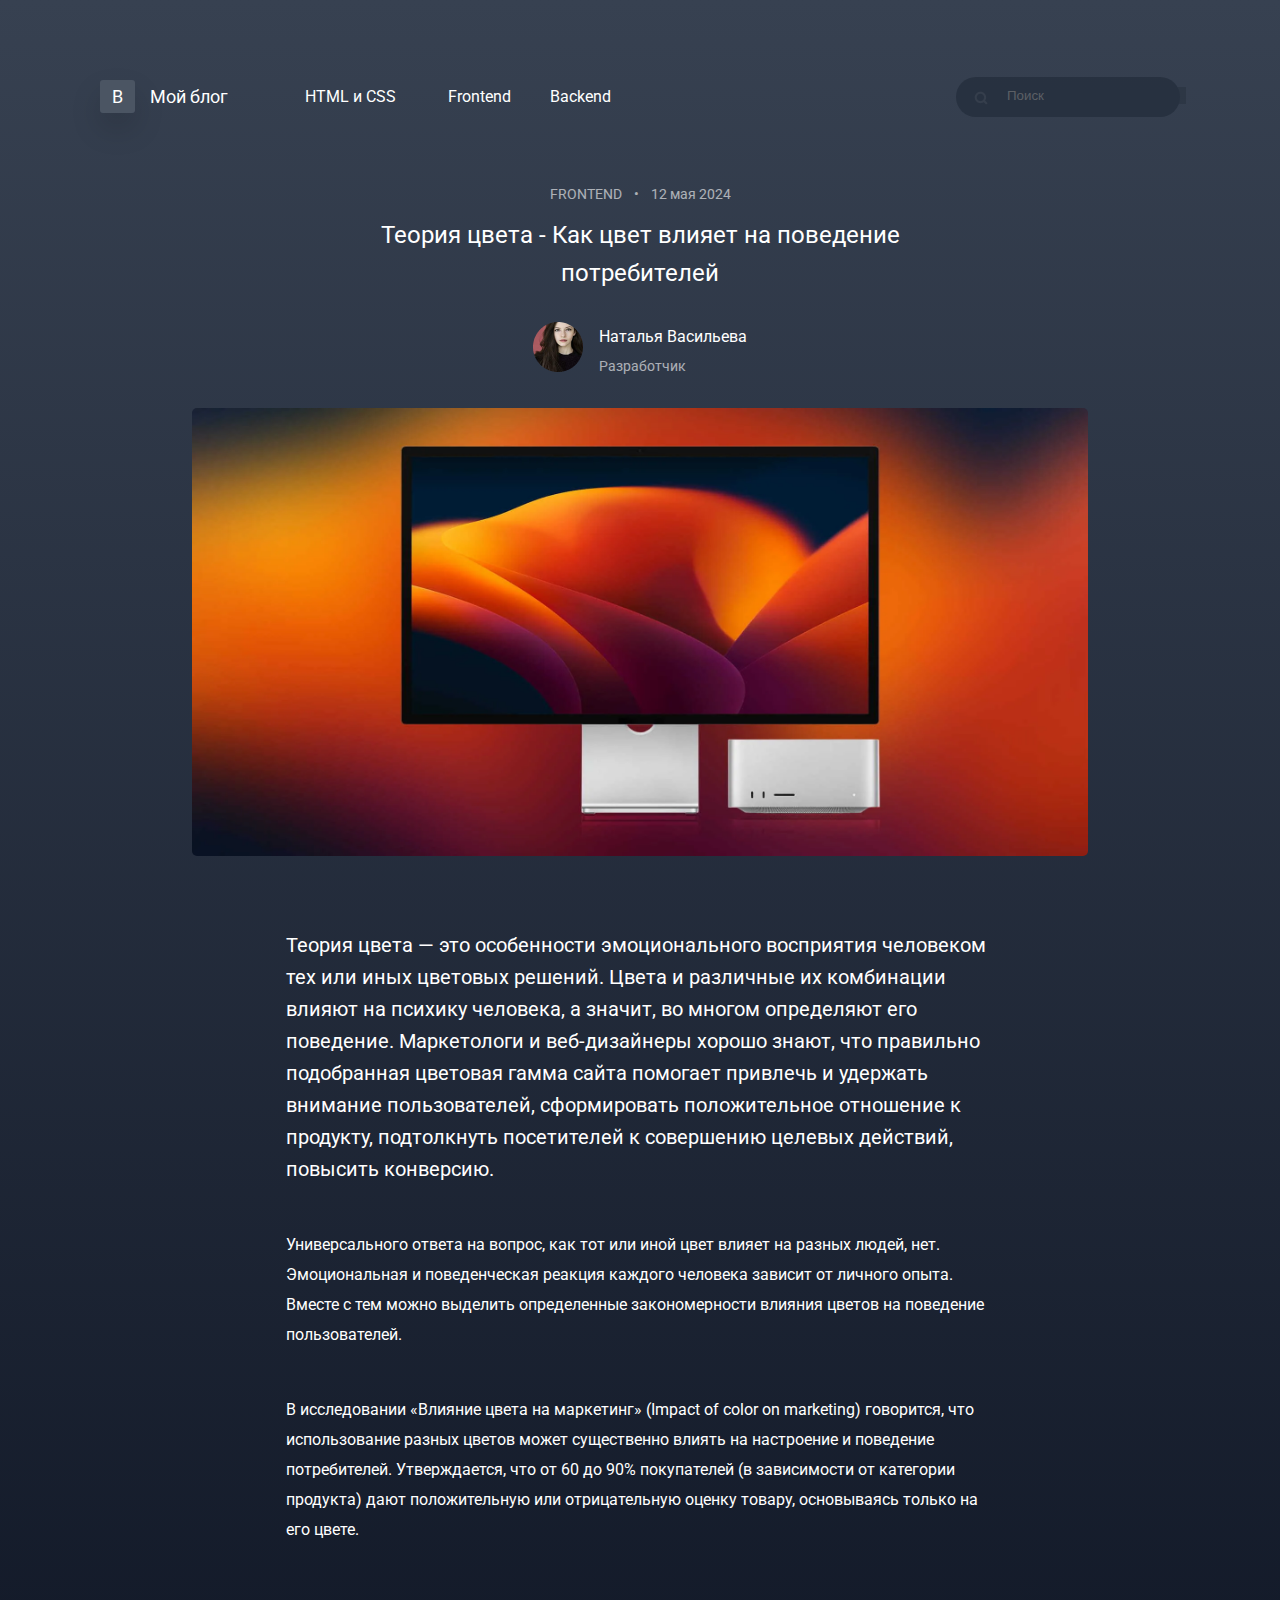
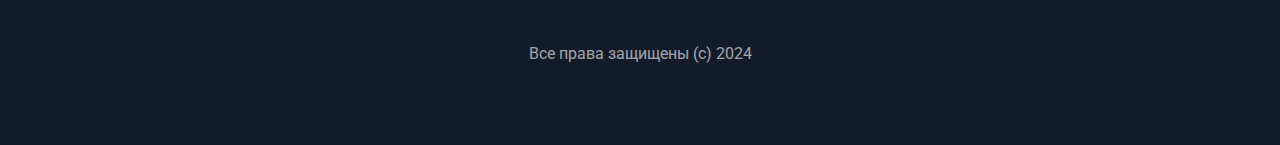
<file: puprle-school/1-Blog/index.html>
<!DOCTYPE html>
<html lang="en">
<head>
    <meta charset="UTF-8">
    <link rel="stylesheet" href="style.css">
    <link rel="preconnect" href="https://fonts.googleapis.com">
<link rel="preconnect" href="https://fonts.gstatic.com" crossorigin>
<link href="https://fonts.googleapis.com/css2?family=Fira+Sans:ital,wght@0,100;0,200;0,300;0,400;0,500;0,600;0,700;0,800;0,900;1,100;1,200;1,300;1,400;1,500;1,600;1,700;1,800;1,900&family=Open+Sans:ital,wght@0,300..800;1,300..800&family=Roboto:ital,wght@0,100;0,300;0,400;0,500;0,700;0,900;1,100;1,300;1,400;1,500;1,700;1,900&display=swap" rel="stylesheet">
    <title><Блог-1></title>
</head>
<body>
    <header>
        
            <a href="#">
                <span class="my-blog-pic">B</span>
                <span class="my-blog">Мой блог</span>
            </a>
        

            <nav>
                <ul class="header-list">
                    <li>
                        <a href="#">HTML и CSS</a>
                    </li>
                    <li>
                        <a href="#">Frontend</a>
                    </li>
                    <li>
                        <a href="#">Backend</a>
                    </li>
                </ul>
            
            </nav>

            <div class="form-search">
                <form>
                    <input type="search" placeholder="Поиск" id="search" name="search">
                </form>
                <label for="search"><img src="search.png" alt="иконка поиска" class="search-img"></label>
            </div>

        </>
    </header>

    <main>

        
        <p class="title-p"><span>FRONTEND</span> <span>&#149;</span> <span>12 мая 2024</span></p>
        <h1>Теория цвета - Как цвет влияет на поведение потребителей</h1>

        <div class="avatar-container">
            <div class="avatar-con">
                <img src="Ellipse 1.png" alt="Аватарка автора" class="ava-photo">
            </div>
            <div class="avatar-text">
                <p class="avatar-title1">Наталья Васильева</p>
                <p class="avatar-title2">Разработчик</p>
            </div>

        </div>




        <div class="img-container">
            <img src="./4f3f91ff718dae25d01f84692996a2cd.png" width="896" alt="Imac - теория цвета">
        </div>
        
        <article>
            <p class="text-1">Теория цвета — это особенности эмоционального восприятия человеком тех или иных цветовых решений. Цвета и различные их комбинации влияют на психику человека, а значит, во многом определяют его поведение. Маркетологи и веб-дизайнеры хорошо знают, что правильно подобранная цветовая гамма сайта помогает привлечь и удержать внимание пользователей, сформировать положительное отношение к продукту, подтолкнуть посетителей к совершению целевых действий, повысить конверсию.</p>
        
            <p class="text-2">Универсального ответа на вопрос, как тот или иной цвет влияет на разных людей, нет. Эмоциональная и поведенческая реакция каждого человека зависит от личного опыта. Вместе с тем можно выделить определенные закономерности влияния цветов на поведение пользователей.</p>
        
            <p class="text-2">В исследовании «Влияние цвета на маркетинг» (Impact of color on marketing) говорится, что использование разных цветов может существенно влиять на настроение и поведение потребителей. Утверждается, что от 60 до 90% покупателей (в зависимости от категории продукта) дают положительную или отрицательную оценку товару, основываясь только на его цвете.</p>
        </article>
    </main>

    <footer>
        <p>Все права защищены (c) 2024</p>
    </footer>
        
</html>
</file>
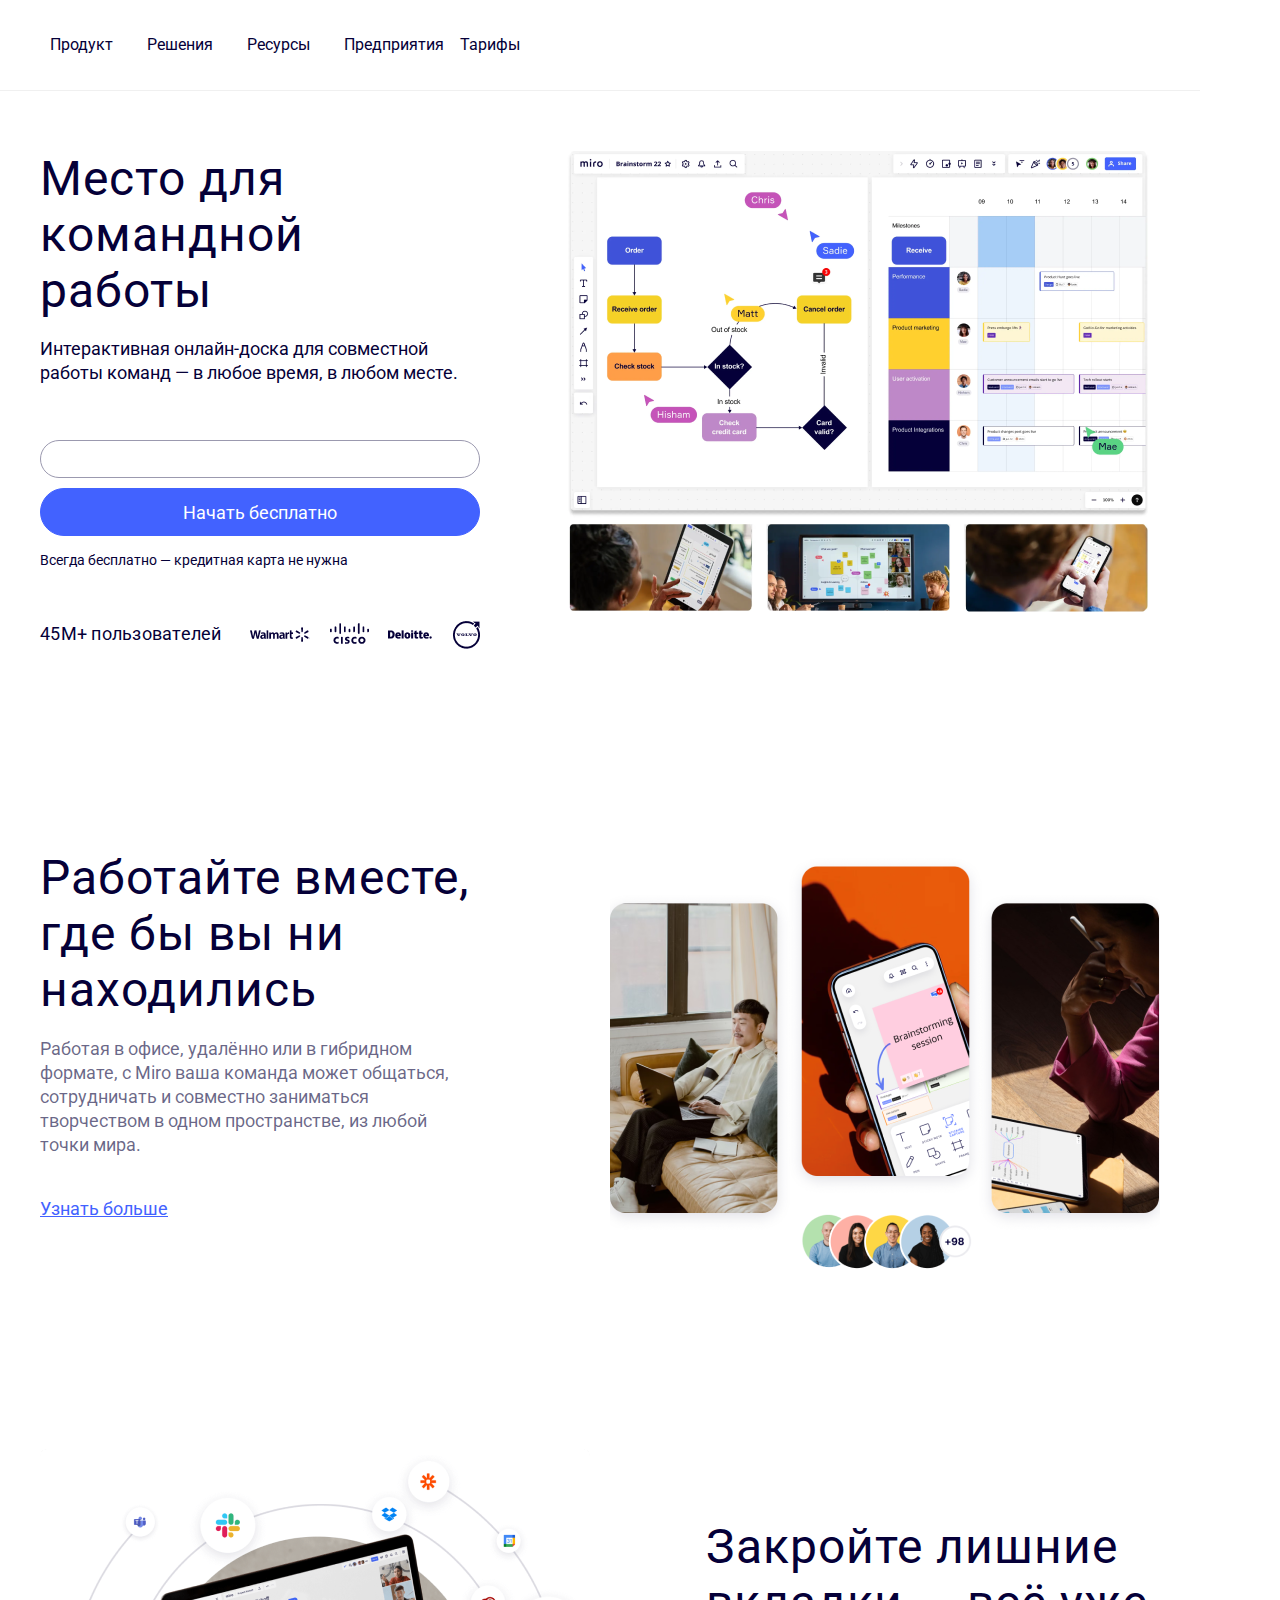
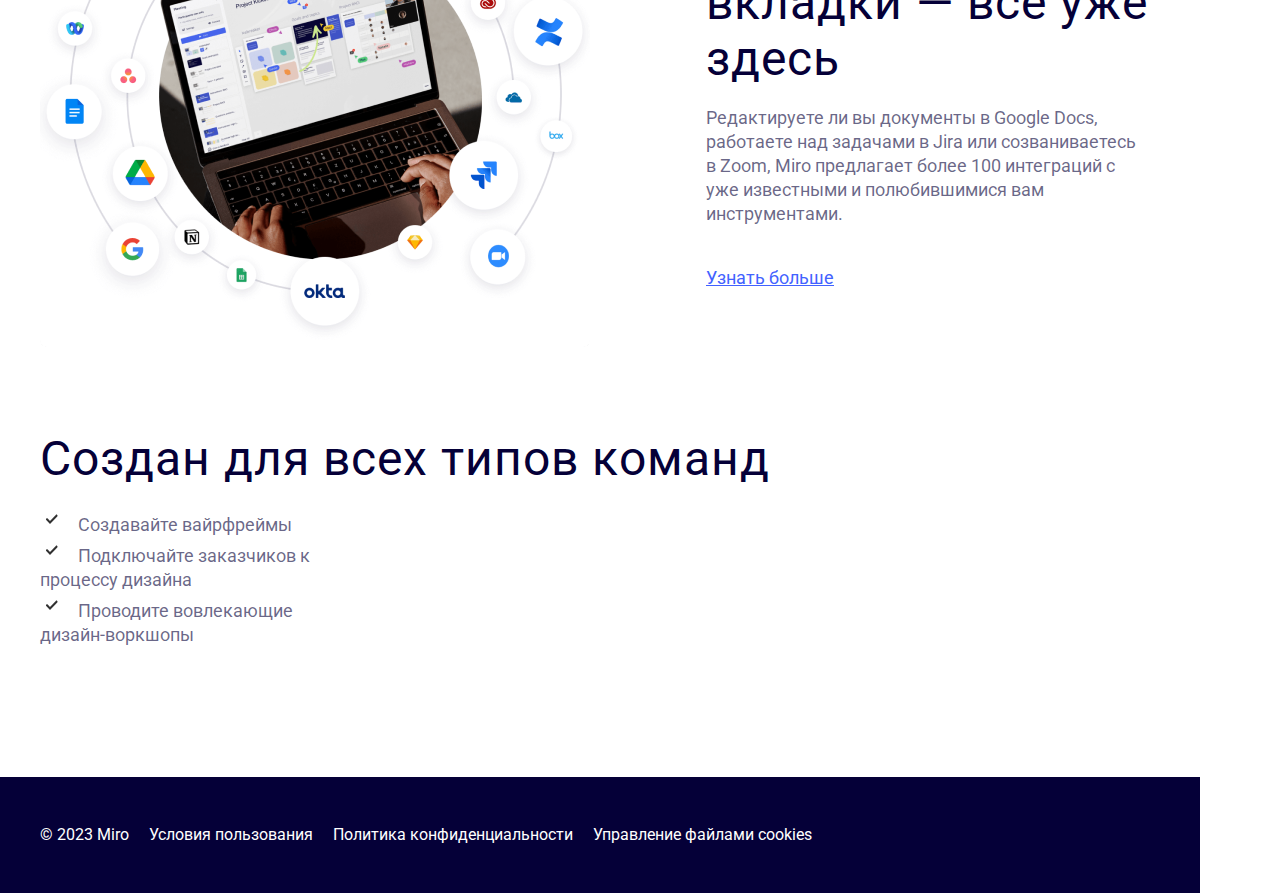
<file: puprle-school/2-Miro/index.html>
<!DOCTYPE html>
<html lang="en">
<head>
    <meta charset="UTF-8">
    <link rel="stylesheet" href="style.css">
    <title>Document</title>
    <link rel="preconnect" href="https://fonts.googleapis.com">
<link rel="preconnect" href="https://fonts.gstatic.com" crossorigin>
<link href="https://fonts.googleapis.com/css2?family=Roboto:ital,wght@0,100;0,300;0,400;0,500;0,700;0,900;1,100;1,300;1,400;1,500;1,700;1,900&display=swap" rel="stylesheet">
</head>
<body>
    <header> 
        <nav>
            <ul>
                <li><a href="#">Продукт</a></li>
                <li><a href="#">Решения</a></li>
                <li><a href="#">Ресурсы</a></li>
                <li><a href="#">Предприятия</a></li>
                <li><a href="#">Тарифы</a></li>
            </ul>
        </nav>
    </header>

<main>
    <section class="section-1">
        
        <div class="column-1">
            <h1>Место для командной работы</h1>

            <p class="hero-text">Интерактивная онлайн-доска для совместной работы команд — в любое время, в любом месте.</p>

        <div>
            <div class="form-inputs">
            <form action="/test" method="get" class="heroForm">
            <input type="email" name="email" class="email">
            <input type="submit" value="Начать бесплатно" class="button">
            </form>
            </div>

            <p class="promo"><a href="#">Всегда бесплатно — кредитная карта не нужна</a></p>


            <div class="promo-form">
            <a href="#">45M+ пользователей</a>
                <div class="promo-form2">
                <img src="IMAGE-3.png" alt="Walmart">
                <img src="IMAGE-4.png" alt="CISCO">
                <img src="IMAGE-5.png" alt="Deloitte">
                <img src="IMAGE-6.png" alt="Volvo">
                </div>
            </div>
        </div>
        </div>

        <div>
            <img src="headerimage-without-text 1.png" alt="Доска Миро">
        </div>
    </section>
        
    <section class="section-2">
        <div class="section2-flex">
            <h2>Работайте вместе, где бы вы ни находились</h2>

            <p class="p-section-text">Работая в офисе, удалённо или в гибридном формате, с Miro ваша команда может общаться, сотрудничать и совместно заниматься творчеством в одном пространстве, из любой точки мира.</p>

            <p><a href="#">Узнать больше</a></p>
        </div>

        <div>
            <img src="IMAGE.png" alt="Совместная работа">
        </div>
    </section>

    <section class="section-3">
        <div class="section3-flex">
            <h2>Закройте лишние вкладки — всё уже здесь</h2>
            <p class="p-section-text">Редактируете ли вы документы в Google Docs, работаете над задачами в Jira или созваниваетесь в Zoom, Miro предлагает более 100 интеграций с уже известными и полюбившимися вам инструментами.</p>
            <p><a href="#">Узнать больше</a></p>
        </div>
        <div>
            <img src="IMAGE-2.png" alt="Сервисы внутри Миро" width="550" height="498">
        </div>
    </section>

    <section class="section-4">
        <h2 class="section4-title">Создан для всех типов команд</h2>
        <ul class="section-list">
            <li>Создавайте вайрфреймы</li>
            <li>Подключайте заказчиков к процессу дизайна</li>
            <li>Проводите вовлекающие дизайн-воркшопы</li>
        </ul>
        

    </section>
</main>


    <footer>
        
            <ul class="footer-list">
                <li>&copy; 2023 Miro</li>
                <li><a href="#">Условия пользования</a></li>
                <li><a href="#">Политика конфиденциальности</a></li>
                <li><a href="#">Управление файлами cookies</a></li>
            </ul>
        
    </footer>
</body>
</html>
</file>
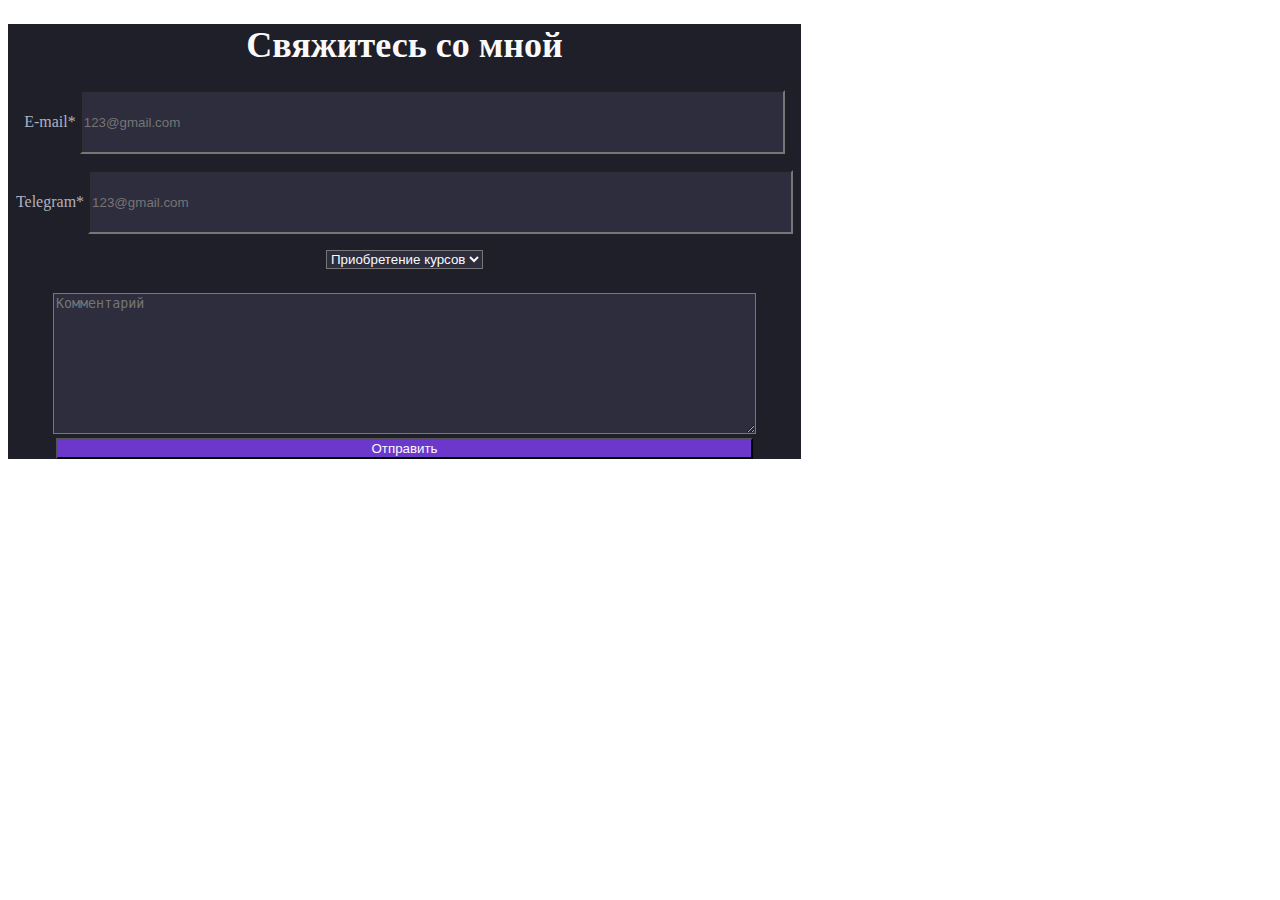
<file: puprle-school/4-Форма контактов/index.html>
<!DOCTYPE html>
<html lang="en">
<head>
    <meta charset="UTF-8">
    <meta name="viewport" content="width=device-width, initial-scale=1.0">
    <link rel="stylesheet" href="style.css">
    <title>Форма контактов</title>
</head>
<body>
    <section class="form">
    
        <h1>Свяжитесь со мной</h1>
    <form action="/test" class="form-test">
        <div>
        <label for="email">E-mail*</label>
        <input type="email" name="email" id="email" placeholder="123@gmail.com" required`>
        </div>
        <div>
        <label for="telegram">Telegram*</label>
        <input type="email" name="telegram" id="telegram" placeholder="123@gmail.com">
        </div>
        <div>
        <select class="options">
            <option selected>Приобретение курсов</option>
        </select>
        </div>
        
        <textarea placeholder="Комментарий" cols="10" rows="6"></textarea>
    
        <div><button>Отправить</button></div>
    
    </form>
    </section>
</body>
</html>
</file>
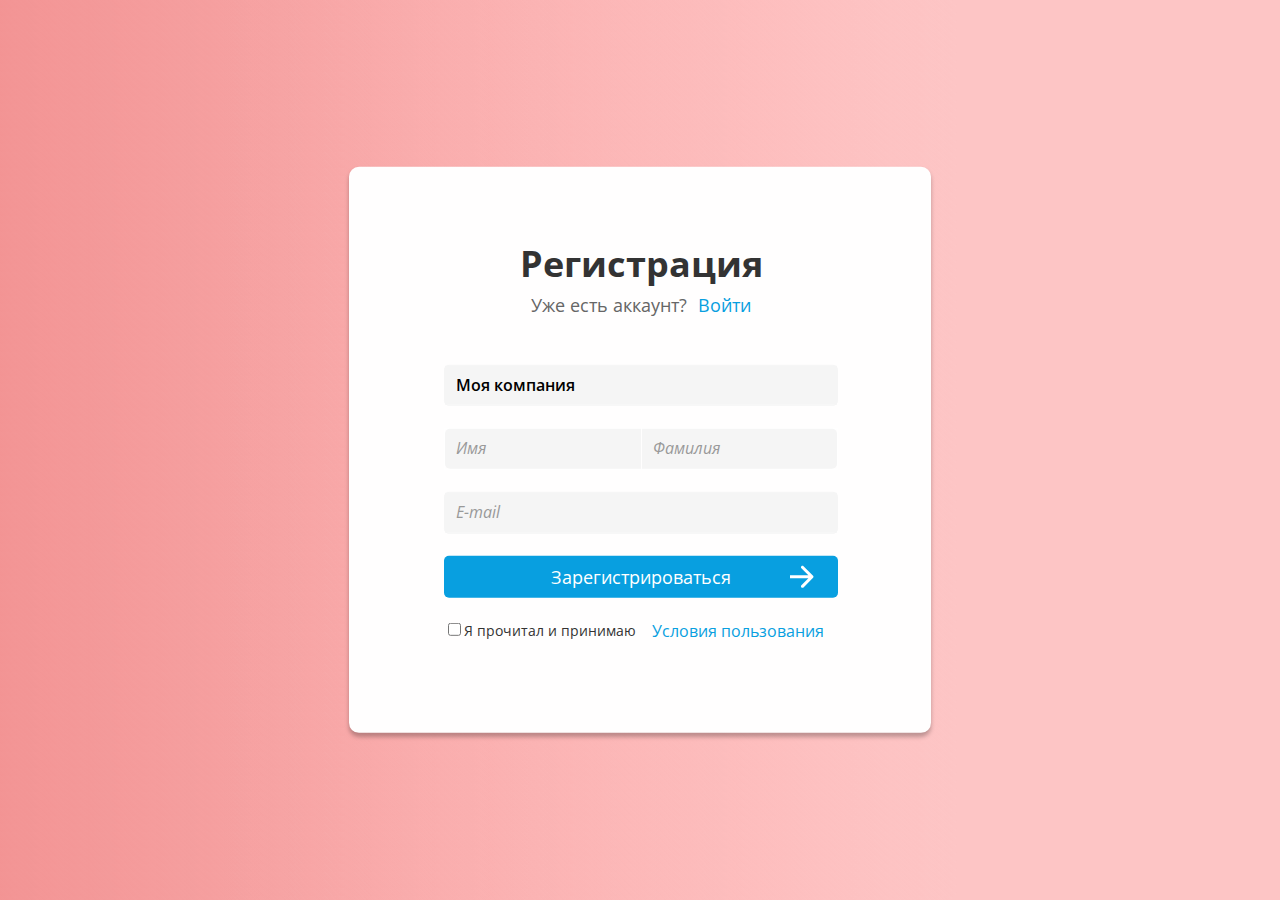
<file: puprle-school/2-Form/form.html>
<!DOCTYPE html>
<html lang="en">
<head>
    <meta charset="UTF-8">
    <link rel="preconnect" href="https://fonts.googleapis.com">
    <link rel="preconnect" href="https://fonts.gstatic.com" crossorigin>
    <link href="https://fonts.googleapis.com/css2?family=Open+Sans:ital,wght@0,300..800;1,300..800&display=swap" rel="stylesheet">
    <link rel="stylesheet" href="style.css">
    <title>Формы</title>
</head>
<body>
    <section class="form">
        <form action="/test">
            <div class="start-reg">
                <h1>Регистрация</h1>
                <p class="enter">Уже есть аккаунт? <a href="#">Войти</a></p>
            </div>

            <div class="flex-form">
                <div class="company">
                    <input type="text" name="my_company" value="Моя компания">
                </div>

                <div class="name-total">
                    <input type="text" placeholder="Имя" name="name">
                    <input type="text" placeholder="Фамилия" name="surname">
                </div>
        
            <div class="email">
                <input type="email" placeholder="E-mail" name="email">
            </div>

            <div class="button-div">
                <button>
                    Зарегистрироваться <img src="Arrow 1.svg" alt="изображение стрелки" class="arrow">
                </button>

                
            </div>

            

            <p class="agreement">
                <label>
                    <input type="checkbox" name="agreement">Я прочитал и принимаю 
                </label>
                <a href="#">Условия пользования</a>
            </p>
        </div>
        </form>
    </section>
</body>
</html>
</file>
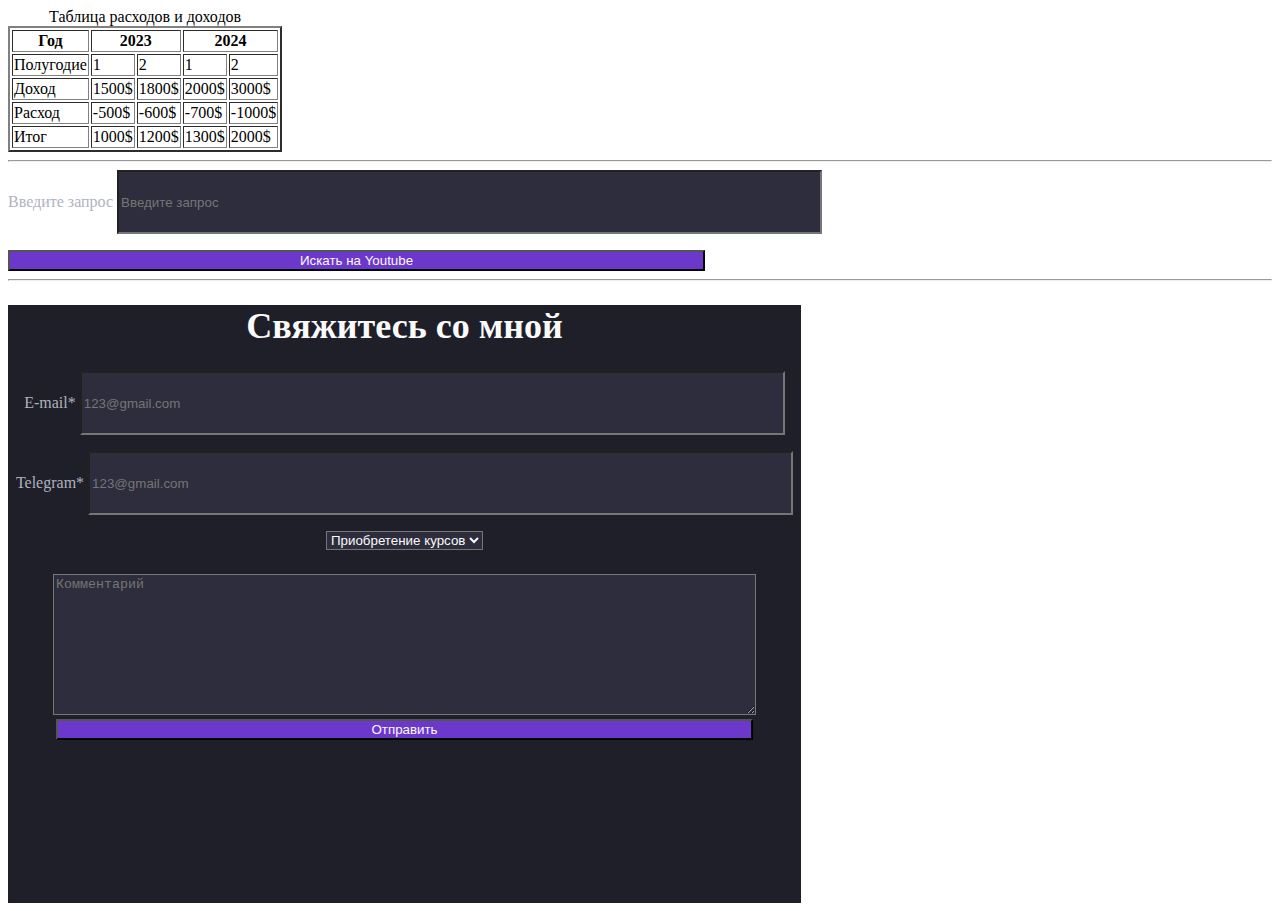
<file: puprle-school/3-First table/table.html>
<!DOCTYPE html>
<html lang="en">
<head>
    <meta charset="UTF-8">
    <meta name="viewport" content="width=device-width, initial-scale=1.0">
    <title>Таблица доходов и расходов</title>
    <link rel="stylesheet" href="style.css">
</head>
<body>
    <table border="2px solid black">
        <caption>Таблица расходов и доходов</caption>
        <thead>
            <tr>
                <th colspan="2">Год</th>
                <th colspan="2">2023</th>
                <th colspan="2">2024</th>
            </tr>
        
        <tr>
            <td colspan="2">Полугодие</td>
            <td>1</td>
            <td>2</td>
            <td>1</td>
            <td>2</td>
        </tr>

        </thead>

        <tbody>

        <tr>
            <td colspan="2">Доход</td>
            <td>1500$</td>
            <td>1800$</td>
            <td>2000$</td>
            <td>3000$</td>
        </tr>

        <tr>
            <td colspan="2">Расход</td>
            <td>-500$</td>
            <td>-600$</td>
            <td>-700$</td>
            <td>-1000$</td>
        </tr>
        </tbody>

        <tfoot>
            <tr>
                <td colspan="2">Итог</td>
                <td>1000$</td>
                <td>1200$</td>
                <td>1300$</td>
                <td>2000$</td>
            </tr>
        </tfoot>
    </table>

<hr>

    <form action="https://www.youtube.com/results">
    <div>
        <label for="query">Введите запрос</label>
        <input type="text" placeholder="Введите запрос" id="query" name="search_query">
        
    </div>
    <button type="submit">Искать на Youtube</button>
    </form>


<hr>

<section class="form">
    
    <h1>Свяжитесь со мной</h1>
<form action="/test" class="form-test">
    <div>
    <label for="email">E-mail*</label>
    <input type="email" name="email" id="email" placeholder="123@gmail.com" required`>
    </div>
    <div>
    <label for="telegram">Telegram*</label>
    <input type="email" name="telegram" id="telegram" placeholder="123@gmail.com">
    </div>
    <div>
    <select class="options">
        <option selected>Приобретение курсов</option>
    </select>
    </div>
    
    <textarea placeholder="Комментарий" cols="10" rows="6"></textarea>

    <div><button>Отправить</button></div>

</form>
</section>
</body>
</html>
</file>
<file: puprle-school/1-Blog/style.css>
* {
    box-sizing: border-box;
}

body {
    background: linear-gradient(#374151, #111827);
    color: rgba(255, 255, 255, 1);
    max-width: 1440px;
    font-family: "Roboto", sans-serif;
    font-weight: normal;
    margin: 0 auto;
}

header {
    max-width: 1080px;
    margin: 77px auto 69px;
    display: flex;
    align-items: center;
    gap: 77px;
    justify-content: space-between;
}

footer {
    padding-bottom: 77px;
}

.header-list {
    display: flex;
    align-items: center;
    gap: 39px;
    flex: 1;
}

li:nth-child(1){
    margin-right: 13px;
}

.form-search {
    position: relative;
    margin-left: auto;
    background-color: rgba(31, 41, 55);
    font-size: 16px;
    line-height: 18.75px;
    opacity: 0.6;
    border-radius: 100px;
    width: 224px;
    padding: 9px 11px 12px 49px;
}

form input {
    background-color: rgba(31, 41, 55, 0.6);
}

[type="search"] {
    border: none;
    outline: none;
}

.search-img {
    position: absolute;
    top: 14px;
    left: 18px;
}

header a, ul {
    text-decoration: none;
    text-transform: none;
    color: rgba(255, 255, 255, 1);
    list-style: none;
    margin:0;
    padding: 0;
}


.img-container {
    max-width: 896px;
    max-height: 594px;
    margin: 0 auto 69px;
}

.img-container img {
    border-radius: 5px;
}


.ava-photo {
    width: 50px;
    height: 50px;
}

article {
    width: 708px;
    margin: 0 auto 95px;
}

main > p, main > h1, footer {
    text-align: center;
}

.my-blog {
font-size: 18px;
line-height: 21px;
}

.my-blog-pic {
    width: 35px;
    font-size: 18px;
    line-height: 22.63px;
    color: rgba(255, 255, 255, 1);
    background-color: rgba(75, 85, 99, 1);
    padding: 6px 12px;
    margin-right: 11px;
    border-radius: 3px;
    box-shadow: 0 15px 30px rgba(0, 0, 0, 0.15);

}

nav a {
    font-size: 16px;
    line-height: 18.75px;
}

main > p {
    font-size: 14px;
    line-height: 16.41px;
}

h1 {
    max-width: 525px;
    font-weight: normal;
    font-size: 24px;
    line-height: 38px;
    margin: 0 auto;
    margin-bottom: 30px;
}

.text-1 {
    font-size: 20px;
    line-height: 32px;
    margin-bottom: 45px;
}

.text-2 {
    font-size: 16px;
    line-height: 30px;
    margin: 0;
    margin-bottom: 45px;
}

footer > p {
    font-size: 16px;
    line-height: 28px;
    opacity: 0.6;
    padding: 0;
    margin: 0;
}

.title-p {
    margin: 0 0 14px;
    opacity: 0.6;
    display: flex;
    justify-content: center;
    gap: 12px;
}

.avatar-container {
    max-width: 214px;
    margin: 0 auto;
    display: flex;
    gap: 16px;
    margin-bottom: 28px;
}

.avatar-text {
    display: flex;
    flex-direction: column;
    align-items: flex-start;
}

.avatar-title1 {
    font-size: 16px;
    line-height: 28px;
    margin: 1px 0;
}

.avatar-title2 {
    font-size: 14px;
    line-height: 28px;
    opacity: 0.6;
    margin: 0;
}
</file>
<file: puprle-school/2-Miro/style.css>
* {
    box-sizing: border-box;
}

body {
    margin: 0;
    max-width: 1200px;
}

ul{
    margin: 0;
    padding: 0;
}

main {
    margin: 60px 40px 43px;
}


h1, h2 {
    font-family: "Roboto", sans-serif;
    font-size: 48px;
    font-weight: normal;
    line-height: 56px;
    color: rgba(5, 0, 56, 1);
    margin-top: 0;
    letter-spacing: 1px;
}

h1 {
    margin-bottom: 17px;
    max-width: 285px;
    margin-top: 0;
}

h2 {
    margin-bottom: 19px;
    max-width: 454px;
    margin-top: 70px;
}




p {
    font-size: 18px;
    font-weight: normal;
    line-height: 24px;
    font-family: "Roboto", sans-serif;
}

.hero-text {
    max-width: 440px;
    color: rgba(5, 0, 56, 1);
    margin-bottom: 55px;
    padding-right: 14px;
    font-weight: 400;
}

.p-section-text {
    color:rgba(5, 0, 56, 0.6);
    margin-bottom: 40px;
    max-width: 436px;
    line-height: 24px;
}

header a {
    font-family: Roboto;
    font-size: 16px;
    font-weight: 400;
    line-height: 24px;
    color:rgba(5, 0, 56, 1);
    text-decoration: none;
}

header ul {
    display: flex;
    justify-content: flex-start;
    list-style: none;
    padding: 0;
    margin: 0;
}

header li {
    margin-right: 34px;
}

header ul li:nth-child(4) {
    margin-right: 16px;
}

nav {
    border-bottom: solid 1px #F0F0F0;
    padding: 33px 50px;
    margin-bottom: 60px;
}

.heroForm + p {
    font-family: Roboto;
    font-size: 14px;
    font-weight: 400;
    line-height: 20px;
    color: rgba(5, 0, 56, 1);
    margin: 8px 0 52px;
}




section {
    margin-bottom: 130px;
}

.section-1 {
    display: flex;
    justify-content: space-between;

}

.column-1 {
    max-width: 440px;
}

.section-2 {
    display: flex;
    justify-content: space-between;
}

.section-2 a, .section-3 a  {
    color: rgba(66, 98, 255, 1);
}

.section-3 {
    display: flex;
    flex-direction: row-reverse;
    justify-content: space-between;
    margin-bottom: 80px;
}

.section4-title {
    max-width: 754px;
    margin-top: 0;
}

.form-inputs form, .form-inputs input {
    width: 100%;
    display: flex;
    flex-direction: column;
    gap: 10px;
    justify-content: center;
    align-items: center;
}

.heroForm .email {
    border-radius: 32px;
    border: 1px solid rgba(155, 153, 175, 1);
    height: 38px;
    padding: 5px 10px;
}

.button {
    background-color: rgba(66, 98, 255, 1);
    border-radius: 32px;
    height: 48px;
    border: 1px solid rgba(66, 98, 255, 1);
    padding: 10px 20px;
    color: white;
    line-height: 27px;
    font-size: 18px;
    font-family: "Roboto", sans-serif;
}

.section-list {
    list-style: none;
    max-width: 280px;
}

.section-list li::before {
    content: url(check.svg);
    margin-right: 14px;
}

.section-list li {
    font-family: 'Roboto', sans-serif;
    font-size: 18px;
    line-height: 24px;
    color: rgba(5, 0, 56, 0.6);
}

.promo {
    font-size: 14px;
    line-height: 20px;
    margin-bottom: 47px;

}

.promo > a {
    text-decoration: none;
    color: rgba(5, 0, 56, 1);
}

.promo-form {
    display: flex;
    gap: 20px;
    align-items: center;
    justify-content: space-between;
}

.promo-form a{
    text-decoration: none;
    color: rgba(5, 0, 56, 1);
    font-size: 18px;
    line-height: 24px;
    letter-spacing: 0.25px;
    font-family: "Roboto", sans-serif;
}

.promo-form2 {
    width: 230px;
    display: flex;
    justify-content: space-between;
}

footer {
    background-color: rgba(5, 0, 56, 1);
    max-width: 1200px;
}

.footer-list {
    display: flex;
    gap: 20px;
}

footer a, footer li {
    font-family: 'Roboto';
    font-size: 16px;
    font-weight: 400;
    line-height: 24px;
    color: rgba(255, 255, 255, 1);
    text-decoration: none;
}

footer ul {
    list-style: none;
    padding: 46px 40px;
}
</file>
<file: puprle-school/4-Форма контактов/style.css>
.form {
    background-color: rgba(30, 31, 41, 1);
    max-width: 793px;
}

input, textarea, select {
    background-color: rgba(46, 45, 61, 1);
    color:rgba(250, 250, 250, 1);
}

label{
    color: rgba(175, 178, 191, 1);
}

button {
    background-color: rgba(108, 56, 204, 1);
    color: rgba(250, 250, 250, 1);
    width: 697px;;
}

h1 {
    color: rgba(250, 250, 250, 1);
    text-align: center;
    font-size: 36px;
}

.form {
    text-align: center;;
}

input {
    margin-bottom: 16px;
    width: 697px;
    height: 58px;
}

textarea {
    margin-top: 24px;
    width: 697px;
    height: 135px;
}
</file>
<file: puprle-school/2-Form/style.css>
* {
    box-sizing: border-box;
}

body {
    background: linear-gradient(225deg, #fdc5c5 25.45%, rgba(242, 152, 222, 0) 100%),
    linear-gradient(225deg, #ffa5a5 33.09%, rgba(255, 255, 255, 0) 82.34%), #f39494;
    color: rgba(51, 51, 51, 1);
    max-width: 1440px;
    font-family: "Open Sans", sans-serif; 
}

.form {
    display: flex;
    flex-direction: column;
    text-align: center;
    align-items: center;
    max-width: 582px;
    background-color: rgba(255, 254, 254, 1);
    padding: 72px 93px 91px 95px;
    box-shadow: 0 4px 4px 0 rgba(0, 0, 0, 0.25);
    border-radius: 10px;
    position: absolute;
    top: 50%;
    left: 50%;
    transform: translate(-50%, -50%);
}

h1 {
    font-size: 36px;
    line-height: 49.03px;
    margin: 0;
    height: 54px;
}

.enter {
    margin:0;
    font-size: 18px;
    line-height: 24.51px;
    color: rgba(102, 102, 102, 1);
    margin-bottom: 47px;
}

.enter a {
    text-decoration: none;
    color: rgba(8, 159, 224, 1);
    font-size: 18px;
    line-height: 24.51px;
    margin-left: 6px;
}

.flex-form {
    display: flex;
    flex-direction: column;
    gap: 22px;
}

.company {
    border: 1px solid rgba(245, 245, 245, 1);
    border-radius: 5px;
    background-color: rgba(255, 255, 255, 1);
}



.company [type='text'] {
    font-family: "Open Sans";
    font-size: 16px;
    font-weight: 600;
    font-style: normal;
    padding: 9px 11px;
}

[type='text'], [type='email']{
    font-style: italic;
    font-size: 16px;
    line-height: 21.79px;
}

.company input{
    width: 100%;
}

input {
    border: none;
}

.name-total {
    display: flex;
    gap: 1px;
    margin: 0;
    padding: 0;
    border: 1px solid rgba(255, 255, 255, 1);
    max-width: 100%;
}

input:not(input[type="checkbox"]) {
    padding: 9px 11px;
    background-color: rgba(245, 245, 245, 1);
    width: 100%;
    font-style: italic;
    font-size: 16px;
    line-height: 21.79px;
}
input:not[type="checkbox"]:focus{
    font-family: "Open Sans";
    font-weight: 600;
    font-style: normal;
}

.name-total input:first-child {
    border-radius: 5px 0 0 5px;
}
.name-total input:last-child {
    border-radius: 0 5px 5px 0;
}

.email {
    width: 394px;
    border-radius: 5px;
    border: 1px solid rgba(245, 245, 245, 1);
}

.email input {
    width: 100%;
    background-color: rgba(245, 245, 245, 1);
    padding: 9px;
    padding-left: 11px;
}

input::placeholder {
    font-family: "Open Sans", sans-serif;
    font-weight: normal;
    font-style: italic;
    font-size: 16px;
    line-height: 21.79px;
    color: rgba(153, 153, 153, 1);
}

button {
    background-color: rgba(8, 159, 224, 1);
    width: 100%;
    color: rgba(255, 255, 255, 1);
    font-size: 18px;
    font-family: "Open Sans", sans-serif;
    padding: 9px;
    line-height: 24.51px;
    border-radius: 5px;
    border: none;
}

.button-div {
    position: relative;
}


.arrow{
    position: absolute;
    right: 24px;
    top: 9px;
    
}

p label {
    font-size: 14px;
    line-height: 19.07px;
}

.agreement a {
    text-decoration: none;
    color: rgba(8, 159, 224, 1);
}

.agreement {
    display: flex;
    gap: 16px;
    margin: 0;
}
</file>
<file: puprle-school/3-First table/style.css>
.form {
    background-color: rgba(30, 31, 41, 1);
    width: 793px;
    height: 598px;
}

input, textarea, select {
    background-color: rgba(46, 45, 61, 1);
    color:rgba(250, 250, 250, 1);
}

label{
    color: rgba(175, 178, 191, 1);
}

button {
    background-color: rgba(108, 56, 204, 1);
    color: rgba(250, 250, 250, 1);
    width: 697px;;
}

h1 {
    color: rgba(250, 250, 250, 1);
    text-align: center;
    font-size: 36px;
}

.form {
    text-align: center;;
}

input {
    margin-bottom: 16px;
    width: 697px;
    height: 58px;
}

textarea {
    margin-top: 24px;
    width: 697px;
    height: 135px;
}
</file>
